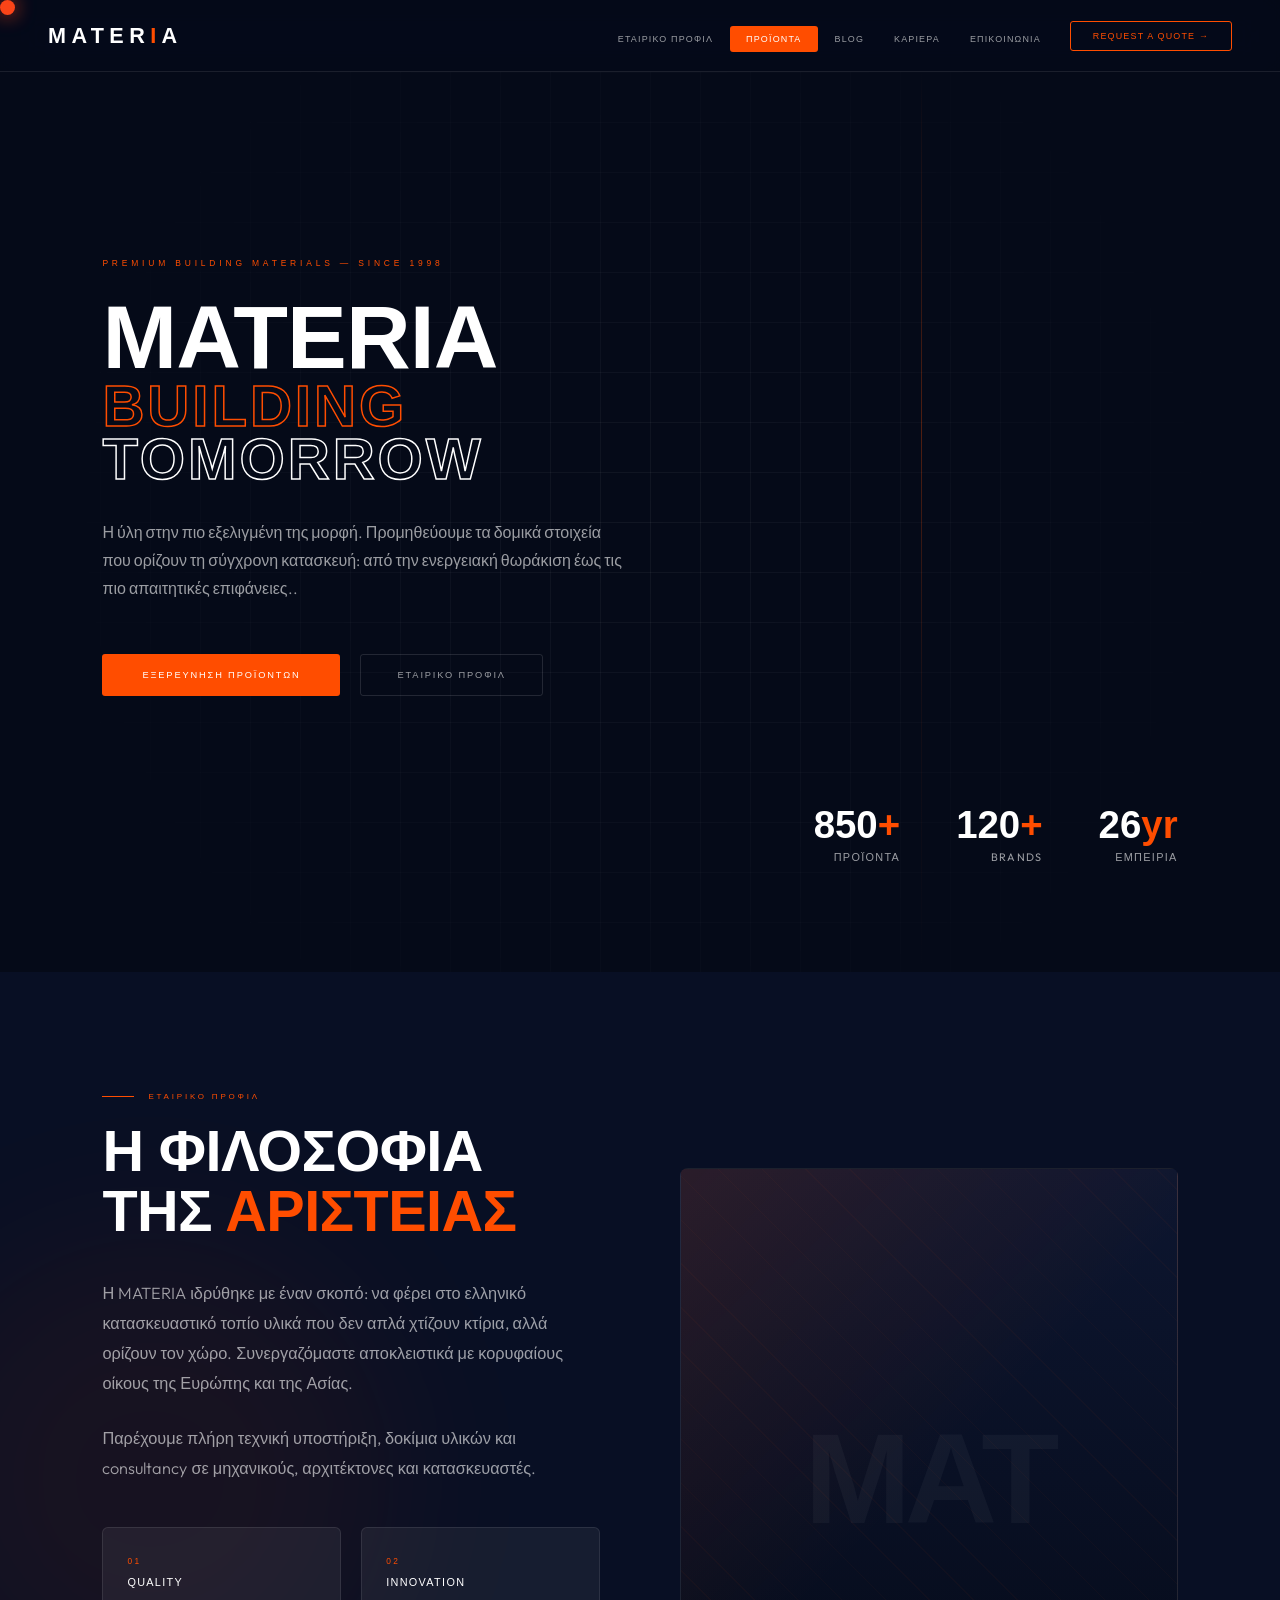
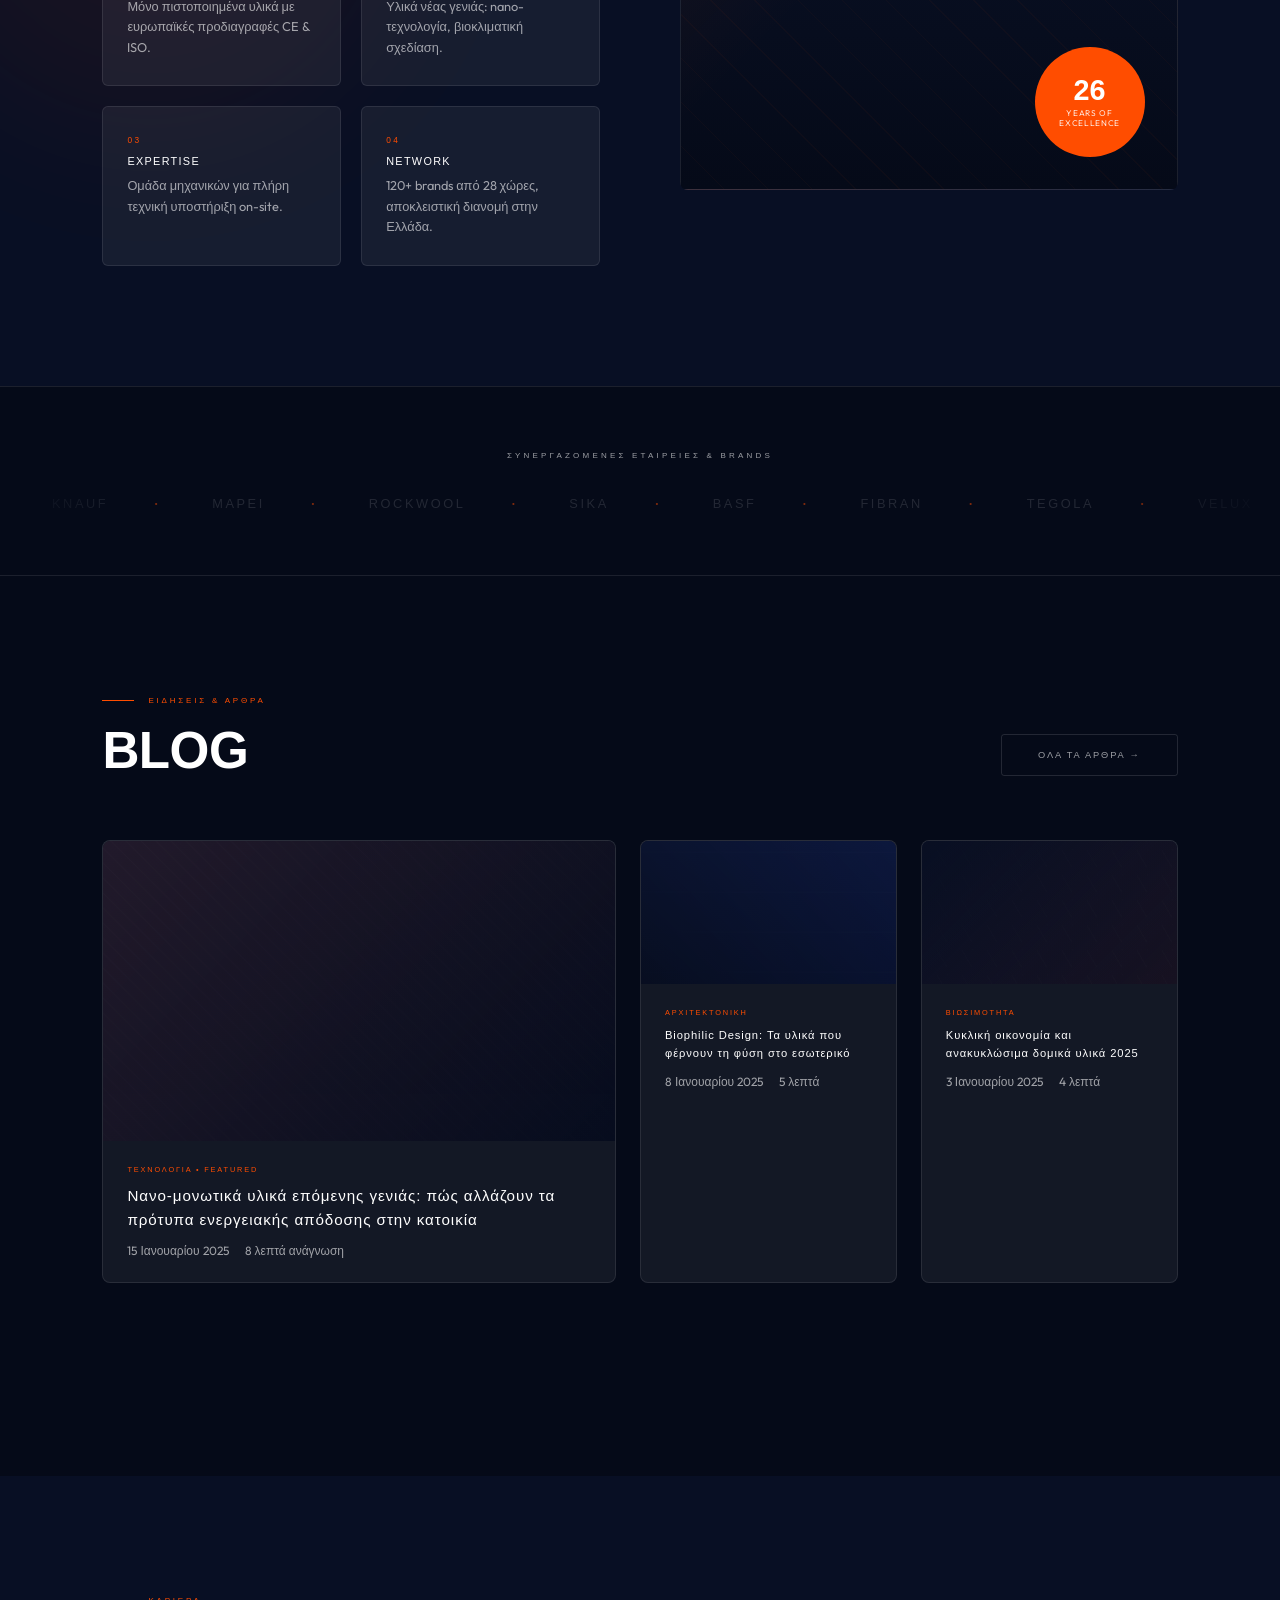
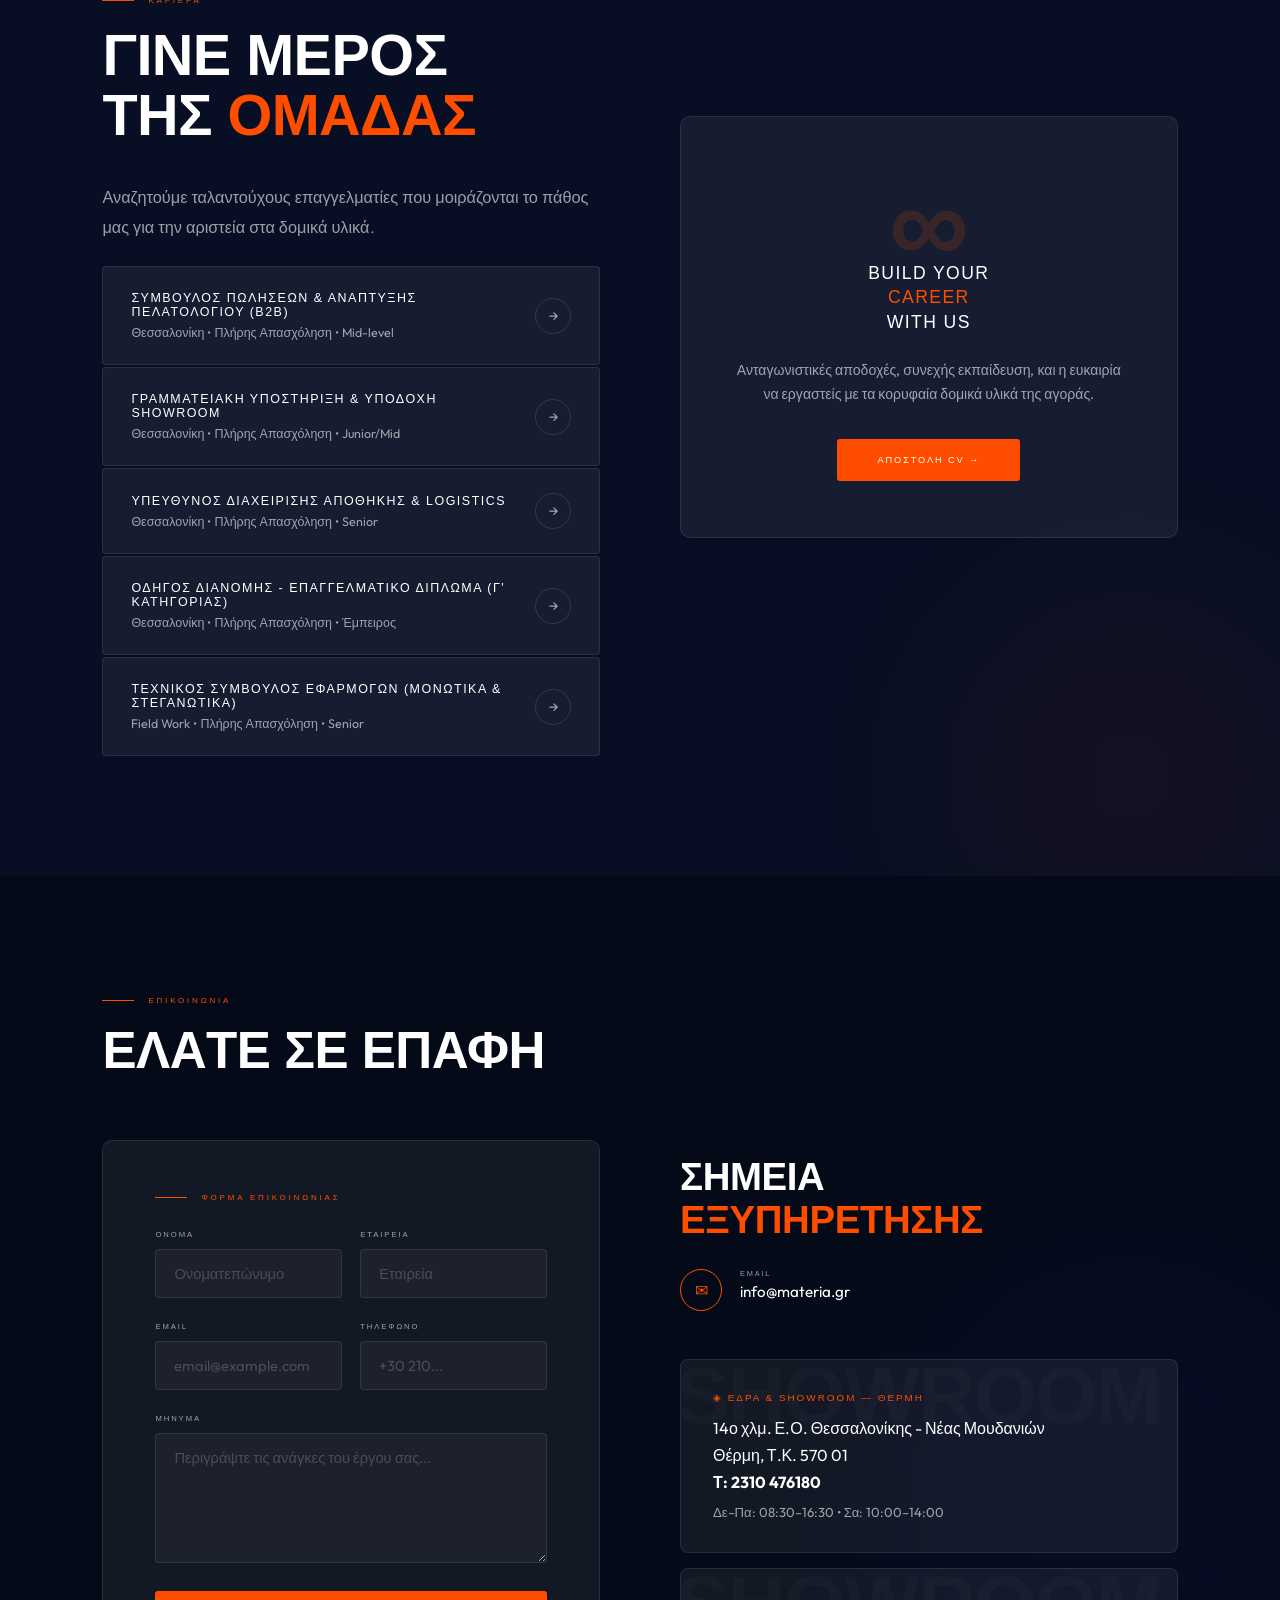
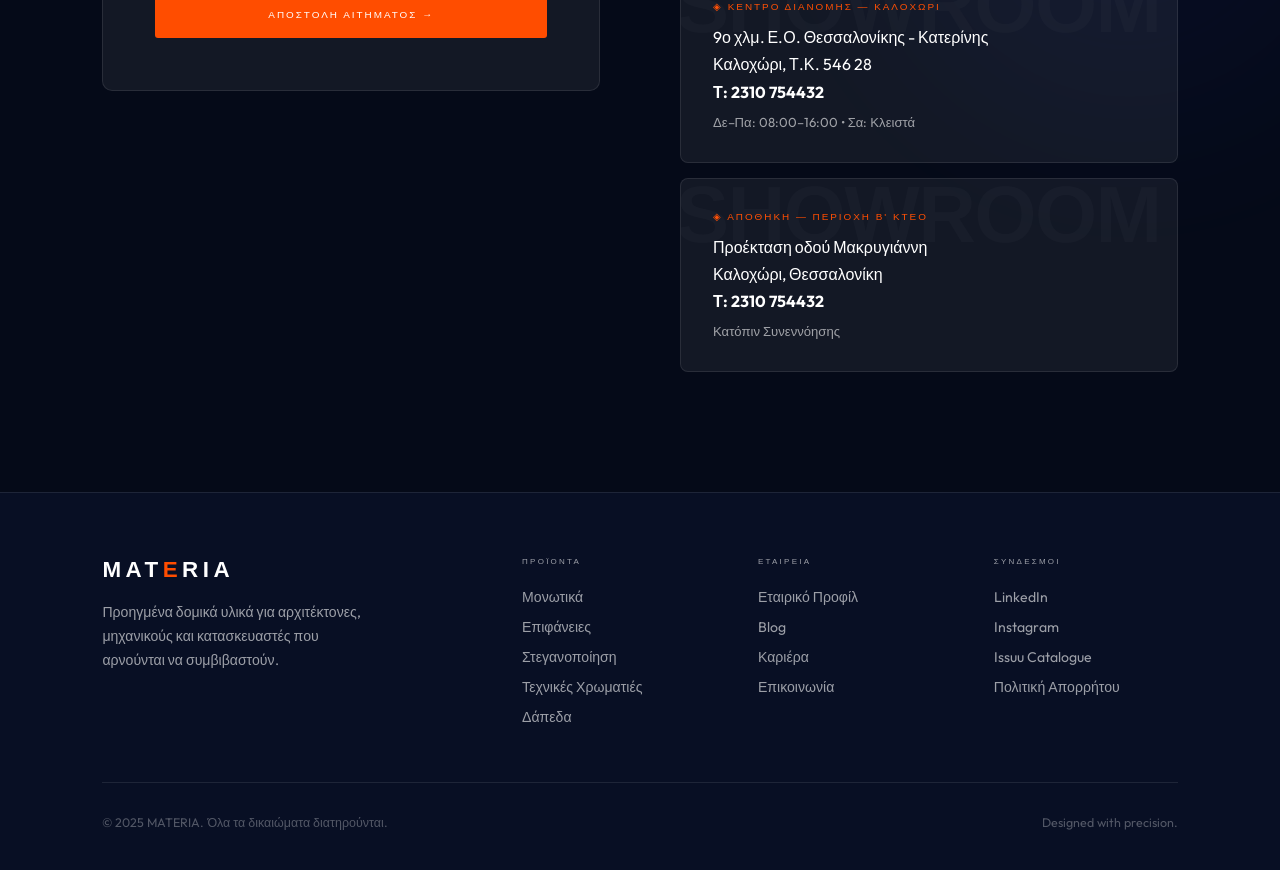
<file: index.html>
<!DOCTYPE html>
<html lang="el">
<head>
    <meta charset="UTF-8">
    <meta name="viewport" content="width=device-width, initial-scale=1.0">
    <title>MATERIA — Premium Building Materials</title>
    
    <!-- CSS Links -->
    <link rel="stylesheet" href="style.css">
    <link rel="preconnect" href="https://fonts.googleapis.com">
    <link rel="preconnect" href="https://fonts.gstatic.com" crossorigin>
    <link href="https://fonts.googleapis.com/css2?family=Syncopate:wght@400;700&family=Outfit:wght@300;400;500;600&display=swap" rel="stylesheet">
    <link href="https://unpkg.com/aos@2.3.1/dist/aos.css" rel="stylesheet">
</head>
<body>

<div class="custom-cursor"></div>

<!-- NAVBAR -->
<nav id="navbar">
  <a href="#hero" class="nav-logo">MATER<span>I</span>A</a>
  <ul class="nav-links">
    <li><a href="#about" data-section="about">ΕΤΑΙΡΙΚΟ ΠΡΟΦΙΛ</a></li>
    <li><a href="#" id="nav-products" data-overlay="products">ΠΡΟΪΟΝΤΑ</a></li>
    <li><a href="#blog" data-section="blog">BLOG</a></li>
    <li><a href="#careers" data-section="careers">ΚΑΡΙΕΡΑ</a></li>
    <li><a href="#contact" data-section="contact">ΕΠΙΚΟΙΝΩΝΙΑ</a></li>
  </ul>
  <div class="burger" id="mobile-burger">
    <span></span>
    <span></span>
    <span></span>
  </div>
  <a href="#contact" class="nav-cta">REQUEST A QUOTE →</a>
</nav>

<!-- PRODUCT OVERLAY -->
<div id="product-overlay" role="dialog" aria-label="Product Command Center">
  <!-- Mobile Header -->
  <div class="ov-mobile-nav">
    <button id="ov-back-btn" class="ov-mobile-btn">←</button>
    <div id="ov-mobile-title">ΚΑΤΗΓΟΡΙΕΣ</div>
    <button id="ov-close-btn-mob" class="ov-mobile-btn">✕</button>
  </div>

  <!-- Desktop Close Button (κρύβεται στο κινητό) -->
  <button class="ov-close" id="ov-close-btn" aria-label="Close">✕</button>
  
  <div class="overlay-inner">
    <!-- ΣΤΗΛΗ 1: ΚΑΤΗΓΟΡΙΕΣ -->
    <div class="ov-col-left" id="ov-col-cats">
      <div class="ov-col-left-header">
        <input type="text" class="ov-search" placeholder="Αναζήτηση..." id="ov-search" />
      </div>
      <div class="ov-cat-label">ΚΑΤΗΓΟΡΙΕΣ</div>
      <div id="ov-cat-list"></div>
    </div>

    <!-- ΣΤΗΛΗ 2: ΠΡΟΪΟΝΤΑ -->
    <div class="ov-col-center" id="ov-col-prods">
      <div class="ov-center-top">
        <div class="ov-center-cat-title" id="ov-active-cat-title">Επιλέξτε Κατηγορία</div>
        <div class="ov-center-cat-count" id="ov-product-count"></div>
      </div>
      <div id="ov-products-pane"></div>
    </div>

    <!-- ΣΤΗΛΗ 3: ΛΕΠΤΟΜΕΡΕΙΕΣ -->
    <div class="ov-col-right" id="ov-col-detail">
      <div class="ov-detail-img" id="ov-detail-img-container">
        <div id="ov-detail-img-inner"></div>
      </div>
      <div class="ov-detail-content" id="ov-detail-content"></div>
    </div>
  </div>
</div>

<main>
  <!-- HERO SECTION -->
  <section id="hero">
    <div class="hero-bg"></div>
    <div class="hero-grid-lines"></div>
    <div class="hero-accent-line"></div>
    <div class="hero-content">
      <div class="hero-eyebrow">PREMIUM BUILDING MATERIALS — SINCE 1998</div>
      <h1 class="hero-title">
        <span class="hero-title-line">MATERIA</span>
        <span class="hero-title-line outline-text" style="--stroke-color: var(--orange);">BUILDING</span>
        <span class="hero-title-line outline-text">TOMORROW</span>
      </h1>
      <p class="hero-desc">Η ύλη στην πιο εξελιγμένη της μορφή. Προμηθεύουμε τα δομικά στοιχεία που ορίζουν τη σύγχρονη κατασκευή: από την ενεργειακή θωράκιση έως τις πιο απαιτητικές επιφάνειες..</p>
      <div class="hero-actions">
        <a href="#" class="btn-primary" id="hero-products-btn">ΕΞΕΡΕΥΝΗΣΗ ΠΡΟΪΟΝΤΩΝ</a>
        <a href="#about" class="btn-ghost">ΕΤΑΙΡΙΚΟ ΠΡΟΦΙΛ</a>
      </div>
    </div>
    <div class="hero-stats">
        <div class="hero-stat-item"><div class="hero-stat-num">850<span>+</span></div><div class="hero-stat-label">Προϊόντα</div></div>
        <div class="hero-stat-item"><div class="hero-stat-num">120<span>+</span></div><div class="hero-stat-label">Brands</div></div>
        <div class="hero-stat-item"><div class="hero-stat-num">26<span>yr</span></div><div class="hero-stat-label">Εμπειρία</div></div>
    </div>
  </section>

  <!-- ABOUT -->
  <section id="about">
    <div class="glow-orb glow-orb-orange" style="width:500px;height:500px;top:50%;left:-100px;opacity:0.35;transform:translateY(-50%);"></div>
    <div class="about-grid">
      <div>
        <div class="section-label" data-aos="fade-up">ΕΤΑΙΡΙΚΟ ΠΡΟΦΙΛ</div>
        <h2 class="about-heading" data-aos="fade-up" data-aos-delay="100">Η ΦΙΛΟΣΟΦΙΑ<br>ΤΗΣ <em>ΑΡΙΣΤΕΙΑΣ</em></h2>
        <p class="about-text" data-aos="fade-up" data-aos-delay="200">Η MATERIA ιδρύθηκε με έναν σκοπό: να φέρει στο ελληνικό κατασκευαστικό τοπίο υλικά που δεν απλά χτίζουν κτίρια, αλλά ορίζουν τον χώρο. Συνεργαζόμαστε αποκλειστικά με κορυφαίους οίκους της Ευρώπης και της Ασίας.</p>
        <p class="about-text" data-aos="fade-up" data-aos-delay="280">Παρέχουμε πλήρη τεχνική υποστήριξη, δοκίμια υλικών και consultancy σε μηχανικούς, αρχιτέκτονες και κατασκευαστές.</p>
        <div class="about-pillars" data-aos="fade-up" data-aos-delay="350">
          <div class="pillar-card"><div class="pillar-num">01</div><div class="pillar-title">QUALITY</div><div class="pillar-desc">Μόνο πιστοποιημένα υλικά με ευρωπαϊκές προδιαγραφές CE & ISO.</div></div>
          <div class="pillar-card"><div class="pillar-num">02</div><div class="pillar-title">INNOVATION</div><div class="pillar-desc">Υλικά νέας γενιάς: nano-τεχνολογία, βιοκλιματική σχεδίαση.</div></div>
          <div class="pillar-card"><div class="pillar-num">03</div><div class="pillar-title">EXPERTISE</div><div class="pillar-desc">Ομάδα μηχανικών για πλήρη τεχνική υποστήριξη on-site.</div></div>
          <div class="pillar-card"><div class="pillar-num">04</div><div class="pillar-title">NETWORK</div><div class="pillar-desc">120+ brands από 28 χώρες, αποκλειστική διανομή στην Ελλάδα.</div></div>
        </div>
      </div>
      <div class="about-visual" data-aos="fade-left" data-aos-delay="200">
        <div class="about-visual-inner">
          <div class="about-visual-pattern"></div>
          <div class="about-visual-text">MAT</div>
          <div class="about-badge"><div class="about-badge-num">26</div><div class="about-badge-label">YEARS OF EXCELLENCE</div></div>
        </div>
      </div>
    </div>
  </section>

  <!-- BRANDS TICKER -->
  <section id="brands">
    <div class="ticker-label">ΣΥΝΕΡΓΑΖΟΜΕΝΕΣ ΕΤΑΙΡΕΙΕΣ & BRANDS</div>
    <div class="ticker-track-wrap"><div class="ticker-track" id="ticker-track"></div></div>
  </section>

  <!-- BLOG -->
  <section id="blog">
    <div class="blog-header" data-aos="fade-up">
      <div><div class="section-label">ΕΙΔΗΣΕΙΣ & ΑΡΘΡΑ</div><h2 class="section-heading">BLOG</h2></div>
      <a href="#" class="btn-ghost" style="white-space:nowrap;">ΟΛΑ ΤΑ ΑΡΘΡΑ →</a>
    </div>
    <div class="blog-grid" id="blog-grid">
      <!-- Τα άρθρα φορτώνονται δυναμικά από το /content/blog.json -->
    </div>
  </section>

  <!-- CAREERS -->
  <section id="careers">
    <div class="glow-orb glow-orb-orange" style="width:400px;height:400px;bottom:-100px;right:-50px;opacity:0.25;"></div>
    <div class="careers-grid">
      <div>
        <div class="section-label" data-aos="fade-up">ΚΑΡΙΕΡΑ</div>
        <h2 class="about-heading" data-aos="fade-up" data-aos-delay="100">ΓΙΝΕ ΜΕΡΟΣ<br>ΤΗΣ <em>ΟΜΑΔΑΣ</em></h2>
        <p class="about-text" id="careers-intro" data-aos="fade-up" data-aos-delay="200">Αναζητούμε ταλαντούχους επαγγελματίες που μοιράζονται το πάθος μας για την αριστεία στα δομικά υλικά.</p>
        <div class="job-list" id="job-list" data-aos="fade-up" data-aos-delay="280">
          <!-- Οι θέσεις εργασίας φορτώνονται δυναμικά από το /content/careers.json -->
        </div>
      </div>
      <div class="careers-visual" data-aos="fade-left" data-aos-delay="200">
        <div class="careers-big-num">∞</div>
        <div class="careers-tagline">BUILD YOUR<br><em>CAREER</em><br>WITH US</div>
        <p class="careers-sub">Ανταγωνιστικές αποδοχές, συνεχής εκπαίδευση, και η ευκαιρία να εργαστείς με τα κορυφαία δομικά υλικά της αγοράς.</p>
        <div style="margin-top:32px;"><a href="#contact" class="btn-primary">ΑΠΟΣΤΟΛΗ CV →</a></div>
      </div>
    </div>
  </section>

  <!-- CONTACT -->
  <section id="contact">
    <div class="glow-orb glow-orb-blue" style="width:500px;height:500px;top:50%;right:-100px;opacity:0.3;transform:translateY(-50%);"></div>
    <div style="margin-bottom:64px;" data-aos="fade-up"><div class="section-label">ΕΠΙΚΟΙΝΩΝΙΑ</div><h2 class="section-heading">ΕΛΑTE ΣΕ ΕΠΑΦΗ</h2></div>
    <div class="contact-grid">
      <div class="contact-form-wrap" data-aos="fade-right">
        <div class="section-label" style="margin-bottom:28px;">ΦΟΡΜΑ ΕΠΙΚΟΙΝΩΝΙΑΣ</div>
        <div class="form-row">
          <div class="form-group"><label class="form-label">ΟΝΟΜΑ</label><input type="text" class="form-input" placeholder="Ονοματεπώνυμο"></div>
          <div class="form-group"><label class="form-label">ΕΤΑΙΡΕΙΑ</label><input type="text" class="form-input" placeholder="Εταιρεία"></div>
        </div>
        <div class="form-row">
          <div class="form-group"><label class="form-label">EMAIL</label><input type="email" class="form-input" placeholder="email@example.com"></div>
          <div class="form-group"><label class="form-label">ΤΗΛΕΦΩΝΟ</label><input type="tel" class="form-input" placeholder="+30 210..."></div>
        </div>
        <div class="form-group"><label class="form-label">ΜΗΝΥΜΑ</label><textarea class="form-textarea" placeholder="Περιγράψτε τις ανάγκες του έργου σας..."></textarea></div>
        <button class="btn-primary" style="width:100%;padding:18px;font-size:0.62rem;cursor:none;border:none;">ΑΠΟΣΤΟΛΗ ΑΙΤΗΜΑΤΟΣ →</button>
      </div>
      <div class="contact-info" data-aos="fade-left" data-aos-delay="150">
        <h3 class="contact-info-heading">ΣΗΜΕΙΑ<br><em>ΕΞΥΠΗΡΕΤΗΣΗΣ</em></h3>
        
        <div class="contact-detail-list">
            <div class="contact-detail">
            <div class="contact-detail-icon">✉</div>
            <div class="contact-detail-text">
                <div class="contact-detail-type">EMAIL</div>
                <div class="contact-detail-val" id="contact-email">info@materia.gr</div>
            </div>
            </div>
        </div>

        <!-- THESSALONIKI LOCATIONS GRID -->
        <div style="display: grid; gap: 15px; margin-top: 25px;" id="locations-list">
            <!-- Τα σημεία εξυπηρέτησης φορτώνονται δυναμικά από το /content/locations.json -->
        </div>
        </div>
    </div>
  </section>
</main>

<footer>
  <div class="footer-grid">
    <div><div class="footer-brand-name">MAT<span>E</span>RIA</div><div class="footer-tagline">Προηγμένα δομικά υλικά για αρχιτέκτονες, μηχανικούς και κατασκευαστές που αρνούνται να συμβιβαστούν.</div></div>
    <div><div class="footer-col-title">ΠΡΟΪΟΝΤΑ</div><ul class="footer-links"><li><a href="#">Μονωτικά</a></li><li><a href="#">Επιφάνειες</a></li><li><a href="#">Στεγανοποίηση</a></li><li><a href="#">Τεχνικές Χρωματιές</a></li><li><a href="#">Δάπεδα</a></li></ul></div>
    <div><div class="footer-col-title">ΕΤΑΙΡΕΙΑ</div><ul class="footer-links"><li><a href="#about">Εταιρικό Προφίλ</a></li><li><a href="#blog">Blog</a></li><li><a href="#careers">Καριέρα</a></li><li><a href="#contact">Επικοινωνία</a></li></ul></div>
    <div><div class="footer-col-title">ΣΥΝΔΕΣΜΟΙ</div><ul class="footer-links"><li><a href="#">LinkedIn</a></li><li><a href="#">Instagram</a></li><li><a href="#">Issuu Catalogue</a></li><li><a href="#">Πολιτική Απορρήτου</a></li></ul></div>
  </div>
  <div class="footer-bottom"><span>© 2025 MATERIA. Όλα τα δικαιώματα διατηρούνται.</span><span>Designed with precision.</span></div>
</footer>

<!-- SCRIPTS (ΣΗΜΑΝΤΙΚΗ ΣΕΙΡΑ) -->
<script src="https://unpkg.com/aos@2.3.1/dist/aos.js"></script>
<script src="main.js"></script> <!-- Το περιεχόμενο φορτώνεται πλέον με fetch() από /content/*.json -->

<!-- Netlify Identity: χρειάζεται στην αρχική σελίδα για τα invite/recovery links της διαχειρίστριας -->
<script src="https://identity.netlify.com/v1/netlify-identity-widget.js"></script>
<script>
  if (window.netlifyIdentity) {
    window.netlifyIdentity.on("init", user => {
      if (!user) {
        window.netlifyIdentity.on("login", () => { document.location.href = "/admin/"; });
      }
    });
  }
</script>

</body>
</html>
</file>
<file: style.css>
:root {
    --navy: #050a18;
    --navy-mid: #080f24;
    --navy-light: #0d1630;
    --orange: #ff4d00;
    --orange-glow: rgba(255,77,0,0.18);
    --orange-dim: rgba(255,77,0,0.08);
    --white: #ffffff;
    --white-60: rgba(255,255,255,0.6);
    --white-20: rgba(255,255,255,0.12);
    --white-08: rgba(255,255,255,0.06);
    --glass: rgba(8,15,36,0.72);
    --glass-border: rgba(255,255,255,0.09);
    --font-display: 'Syncopate', sans-serif;
    --font-body: 'Outfit', sans-serif;
    --nav-h: 72px;
    --ease-out: cubic-bezier(0.16,1,0.3,1);
    --ease-in-out: cubic-bezier(0.65,0,0.35,1);
  }

  *, *::before, *::after { margin:0; padding:0; box-sizing:border-box; }
  html { scroll-behavior: smooth; font-size: 16px; }
  body { background: var(--navy); color: var(--white); font-family: var(--font-body); overflow-x: hidden; }
  @media (hover: hover) and (pointer: fine) { body { cursor: none; } }
  ::selection { background: var(--orange); color: var(--white); }

  /* CURSOR */
  /* Custom Premium Cursor */
.custom-cursor {
    width: 15px;
    height: 15px;
    background: var(--orange);
    box-shadow: 0 0 20px var(--orange);
    border-radius: 50%;
    position: fixed;
    top: 0;
    left: 0;
    pointer-events: none;
    z-index: 99999;
    mix-blend-mode: difference;
    transition: width 0.3s var(--ease-out), 
                height 0.3s var(--ease-out), 
                background-color 0.3s, 
                border 0.3s,
                transform 0.1s ease-out;
    display: none; /* Κρυφό by default */
}

/* Εμφανίζεται μόνο σε desktop με mouse */
@media (hover: hover) and (pointer: fine) {
    .custom-cursor { display: block; }
}

/* Όταν ο κέρσορας είναι πάνω από link */
.custom-cursor.active {
    width: 80px;
    height: 80px;
    background-color: rgba(255, 77, 0, 0.1);
    border: 1px solid var(--orange);
}
  body.cursor-hover #cursor-ring { width: 56px; height: 56px; background: var(--orange-glow); }
  body.cursor-text #cursor-ring { width: 3px; height: 32px; border-radius: 2px; background: var(--orange); border: none; }

  ::-webkit-scrollbar { width: 3px; }
  ::-webkit-scrollbar-track { background: var(--navy); }
  ::-webkit-scrollbar-thumb { background: var(--orange); border-radius: 2px; }

  /* NAVBAR */
  #navbar {
    position: fixed; top: 0; left: 0; right: 0; height: var(--nav-h);
    z-index: 3000; display: flex; align-items: center; padding: 0 48px;
    backdrop-filter: blur(24px) saturate(180%);
    -webkit-backdrop-filter: blur(24px) saturate(180%);
    background: rgba(5,10,24,0.82);
    border-bottom: 1px solid var(--glass-border);
    transition: background 0.4s;
  }
  #navbar.scrolled { background: rgba(5,10,24,0.97); border-bottom-color: rgba(255,77,0,0.15); }

  .nav-logo {
    font-family: var(--font-display); font-weight: 700; font-size: 1.35rem;
    letter-spacing: 0.25em; color: var(--white); text-decoration: none;
    position: relative; margin-right: auto;
  }
  .nav-logo span { color: var(--orange); }
  .nav-logo::after {
    content: ''; position: absolute; bottom: -2px; left: 0;
    width: 0; height: 1px; background: var(--orange);
    transition: width 0.4s var(--ease-out);
  }
  .nav-logo:hover::after { width: 100%; }

  .nav-links { display: flex; align-items: center; gap: 4px; list-style: none; }
  .nav-links a {
    font-family: var(--font-display); font-size: 0.56rem; letter-spacing: 0.13em;
    color: var(--white-60); text-decoration: none; padding: 8px 13px; border-radius: 3px;
    position: relative; transition: color 0.25s, background 0.25s; white-space: nowrap;
  }

  /* BURGER — κρυφό σε desktop */
  .burger { display: none; flex-direction: column; gap: 5px; cursor: pointer; padding: 8px; margin-left: 12px; z-index: 100; }
  .burger span { display: block; width: 22px; height: 2px; background: var(--white); border-radius: 2px; transition: all 0.3s var(--ease-out); }
  .burger.toggle span:nth-child(1) { transform: translateY(7px) rotate(45deg); }
  .burger.toggle span:nth-child(2) { opacity: 0; transform: scaleX(0); }
  .burger.toggle span:nth-child(3) { transform: translateY(-7px) rotate(-45deg); }
  .nav-links a::after {
    content:''; position: absolute; bottom: 4px; left: 13px; right: 13px;
    height: 1px; background: var(--orange);
    transform: scaleX(0); transform-origin: left; transition: transform 0.3s var(--ease-out);
  }
  .nav-links a:hover, .nav-links a.active { color: var(--white); background: var(--white-08); }
  .nav-links a:hover::after, .nav-links a.active::after { transform: scaleX(1); }

  .nav-links a#nav-products {
    color: var(--white); background: var(--orange);
    padding: 8px 16px; transition: background 0.25s, box-shadow 0.25s;
  }
  .nav-links a#nav-products:hover { background: #ff6622; box-shadow: 0 0 24px rgba(255,77,0,0.5); }
  .nav-links a#nav-products::after { display: none; }
  .nav-links a#nav-products.overlay-active { background: transparent; border: 1px solid var(--orange); color: var(--orange); }

  .nav-cta {
    margin-left: 16px; padding: 9px 22px;
    border: 1px solid var(--orange); border-radius: 3px;
    font-family: var(--font-display); font-size: 0.56rem; letter-spacing: 0.13em;
    color: var(--orange); text-decoration: none;
    transition: background 0.25s, color 0.25s, box-shadow 0.25s;
  }
  .nav-cta:hover { background: var(--orange); color: var(--white); box-shadow: 0 0 28px rgba(255,77,0,0.4); }

  main { padding-top: var(--nav-h); }
  section { min-height: 100vh; position: relative; overflow: hidden; }

  .section-label {
    font-family: var(--font-display); font-size: 0.5rem; letter-spacing: 0.35em;
    color: var(--orange); text-transform: uppercase; margin-bottom: 20px;
    display: flex; align-items: center; gap: 14px;
  }
  .section-label::before { content: ''; display: block; width: 32px; height: 1px; background: var(--orange); }

  /* HERO */
  #hero { min-height: 100vh; display: flex; align-items: center; position: relative; padding: 0 8vw; }

  .hero-bg {
    position: absolute;
    inset: 0;
    /* Βάλε το URL της εικόνας σου εδώ */
    background-image: url('https://images.unsplash.com/photo-1486406146926-c627a92ad1ab?q=80&w=2070'); 
    background-size: cover;
    background-position: center;
    filter: brightness(0.4) saturate(0.8); /* Σκουραίνει την εικόνα για να φαίνεται το κείμενο */
    z-index: -1;
    transition: transform 0.1s ease-out; /* Για το parallax */
}

/* Προσθέτουμε ένα gradient overlay για ακόμα καλύτερο διάβασμα */
.hero-overlay {
    position: absolute;
    inset: 0;
    background: linear-gradient(to right, var(--navy) 20%, transparent 100%);
    z-index: 0;
}
  .hero-grid-lines {
    position: absolute; inset: 0;
    background-image: linear-gradient(rgba(255,255,255,0.025) 1px, transparent 1px),
      linear-gradient(90deg, rgba(255,255,255,0.025) 1px, transparent 1px);
    background-size: 80px 80px;
    mask-image: radial-gradient(ellipse 70% 60% at 60% 50%, black 30%, transparent 80%);
  }
  .hero-accent-line {
    position: absolute; top: 0; right: 28%; width: 1px; height: 100%;
    background: linear-gradient(180deg, transparent 0%, var(--orange) 40%, rgba(255,77,0,0.2) 70%, transparent 100%);
    opacity: 0.3;
  }

  .hero-content { position: relative; z-index: 2; max-width: 860px; margin-top: -10vh;}
  .hero-eyebrow {
    font-family: var(--font-display); font-size: 0.53rem; letter-spacing: 0.45em;
    color: var(--orange); margin-bottom: 28px; opacity: 0;
    animation: fadeUp 0.9s var(--ease-out) 0.3s forwards;
  }
  .hero-title {
    font-family: var(--font-display); font-weight: 700;
    font-size: clamp(2.8rem, 7vw, 6.5rem); line-height: 0.92;
    letter-spacing: -0.01em; text-transform: uppercase; margin-bottom: 32px; overflow: hidden;
  }
  .hero-title-line { display: block; opacity: 0; transform: translateY(110%); }
  .hero-title-line:nth-child(1) { animation: slideUp 0.85s var(--ease-out) 0.45s forwards; }
  .hero-title-line:nth-child(2) { animation: slideUp 0.85s var(--ease-out) 0.6s forwards; color: var(--orange); }
  .hero-title-line:nth-child(3) { animation: slideUp 0.85s var(--ease-out) 0.75s forwards; }

  .hero-desc {
    font-size: 1rem; line-height: 1.75; color: var(--white-60); max-width: 520px;
    margin-bottom: 52px; opacity: 0; animation: fadeUp 1s var(--ease-out) 1s forwards; font-weight: 300;
  }
  .hero-actions { display: flex; gap: 20px; align-items: center; opacity: 0; animation: fadeUp 1s var(--ease-out) 1.15s forwards; }

  .btn-primary {
    padding: 16px 40px; background: var(--orange); color: var(--white);
    font-family: var(--font-display); font-size: 0.58rem; letter-spacing: 0.2em;
    text-transform: uppercase; text-decoration: none; border: none; border-radius: 3px;
    cursor: pointer; position: relative; overflow: hidden; transition: box-shadow 0.3s, transform 0.2s; display: inline-block;
  }
  @media (hover: hover) and (pointer: fine) { .btn-primary { cursor: none; } }
  .btn-primary::before { content: ''; position: absolute; inset: 0; background: linear-gradient(135deg, rgba(255,255,255,0.15) 0%, transparent 60%); opacity: 0; transition: opacity 0.3s; }
  .btn-primary:hover { box-shadow: 0 8px 40px rgba(255,77,0,0.55); transform: translateY(-2px); }
  .btn-primary:hover::before { opacity: 1; }

  .btn-ghost {
    padding: 15px 36px; background: transparent; color: var(--white-60);
    font-family: var(--font-display); font-size: 0.58rem; letter-spacing: 0.2em;
    text-transform: uppercase; text-decoration: none; border: 1px solid var(--white-20);
    border-radius: 3px; cursor: pointer; transition: border-color 0.3s, color 0.3s, background 0.3s; display: inline-block;
  }
  @media (hover: hover) and (pointer: fine) { .btn-ghost { cursor: none; } }
  .btn-ghost:hover { border-color: var(--orange); color: var(--orange); background: var(--orange-dim); }

  .hero-stats {
    position: absolute; bottom: 12vh; right: 8vw; display: flex;
    gap: 56px; z-index: 2; opacity: 0; animation: fadeUp 1s var(--ease-out) 1.3s forwards;
  }
  .hero-stat-item { text-align: right; }
  .hero-stat-num { font-family: var(--font-display); font-size: 2.4rem; font-weight: 700; color: var(--white); line-height: 1; margin-bottom: 6px; }
  .hero-stat-num span { color: var(--orange); }
  .hero-stat-label { font-size: 0.68rem; letter-spacing: 0.12em; color: var(--white-60); text-transform: uppercase; }

  .scroll-indicator {
    position: absolute; bottom: 40px; left: 8vw;
    display: flex; align-items: center; gap: 12px;
    opacity: 0; animation: fadeIn 1s 1.8s forwards; z-index: 2;
  }
  .scroll-indicator span { font-family: var(--font-display); font-size: 0.46rem; letter-spacing: 0.3em; color: var(--white-60); }
  .scroll-line { width: 40px; height: 1px; background: var(--white-20); position: relative; overflow: hidden; }
  .scroll-line::after { content: ''; position: absolute; top: 0; left: -100%; width: 100%; height: 100%; background: var(--orange); animation: scanLine 2s 2s infinite; }

  .glow-orb { position: absolute; border-radius: 50%; filter: blur(80px); pointer-events: none; z-index: 0; }
  .glow-orb-orange { background: rgba(255,77,0,0.18); }
  .glow-orb-blue   { background: rgba(30,60,180,0.2); }

  /* ABOUT */
  #about { min-height: 100vh; padding: 120px 8vw; background: var(--navy-mid); display: flex; flex-direction: column; justify-content: center; }

  .about-grid { display: grid; grid-template-columns: 1fr 1fr; gap: 80px; align-items: center; }
  .about-heading { font-family: var(--font-display); font-size: clamp(2rem, 4.5vw, 4rem); font-weight: 700; line-height: 1.05; text-transform: uppercase; letter-spacing: -0.01em; margin-bottom: 36px; }
  .about-heading em { color: var(--orange); font-style: normal; }
  .about-text { font-size: 1.02rem; line-height: 1.85; color: var(--white-60); margin-bottom: 24px; font-weight: 300; }

  .about-pillars { display: grid; grid-template-columns: 1fr 1fr; gap: 20px; margin-top: 44px; }
  .pillar-card {
    padding: 28px 24px; background: var(--white-08); border: 1px solid var(--glass-border);
    border-radius: 6px; position: relative; overflow: hidden; transition: border-color 0.3s, background 0.3s;
  }
  .pillar-card::before { content: ''; position: absolute; top: 0; left: 0; width: 3px; height: 0; background: var(--orange); transition: height 0.4s var(--ease-out); }
  .pillar-card:hover { border-color: rgba(255,77,0,0.3); background: rgba(255,77,0,0.04); }
  .pillar-card:hover::before { height: 100%; }
  .pillar-num { font-family: var(--font-display); font-size: 0.52rem; letter-spacing: 0.3em; color: var(--orange); margin-bottom: 10px; }
  .pillar-title { font-family: var(--font-display); font-size: 0.68rem; letter-spacing: 0.12em; color: var(--white); margin-bottom: 8px; }
  .pillar-desc { font-size: 0.8rem; color: var(--white-60); line-height: 1.6; }

  .about-visual { position: relative; aspect-ratio: 4/5; border-radius: 8px; overflow: hidden; }
  .about-visual-inner {
    width: 100%; height: 100%;
    background: linear-gradient(135deg, rgba(255,77,0,0.12) 0%, transparent 50%), linear-gradient(to bottom, var(--navy-light), var(--navy));
    position: relative; display: flex; align-items: center; justify-content: center;
    border: 1px solid var(--glass-border);
  }
  .about-visual-pattern {
    position: absolute; inset: 0;
    background-image: repeating-linear-gradient(45deg, transparent, transparent 30px, rgba(255,77,0,0.03) 30px, rgba(255,77,0,0.03) 31px);
  }
  .about-visual-text { font-family: var(--font-display); font-size: clamp(4rem,10vw,9rem); font-weight: 700; color: rgba(255,255,255,0.04); line-height: 1; position: absolute; user-select: none; letter-spacing: -0.05em; }
  .about-badge {
    position: absolute; bottom: 32px; right: 32px; width: 110px; height: 110px;
    border-radius: 50%; background: var(--orange); display: flex; flex-direction: column;
    align-items: center; justify-content: center; text-align: center; padding: 8px;
  }
  .about-badge-num { font-family: var(--font-display); font-size: 1.8rem; font-weight: 700; color: var(--white); line-height: 1; }
  .about-badge-label { font-size: 0.52rem; letter-spacing: 0.08em; color: rgba(255,255,255,0.85); text-transform: uppercase; margin-top: 3px; }

  /* BRANDS */
  #brands { padding: 64px 0; background: var(--navy); overflow: hidden; border-top: 1px solid var(--glass-border); border-bottom: 1px solid var(--glass-border); min-height: unset; }
  .ticker-label { text-align: center; font-family: var(--font-display); font-size: 0.5rem; letter-spacing: 0.4em; color: var(--white-60); margin-bottom: 36px; }
  .ticker-track-wrap { position: relative; overflow: hidden; -webkit-mask-image: linear-gradient(90deg, transparent 0%, black 12%, black 88%, transparent 100%); mask-image: linear-gradient(90deg, transparent 0%, black 12%, black 88%, transparent 100%); }
  .ticker-track { display: flex; width: max-content; animation: ticker 28s linear infinite; }
  .ticker-item { display: flex; align-items: center; padding: 0 52px; flex-shrink: 0; font-family: var(--font-display); font-size: 0.8rem; letter-spacing: 0.2em; color: var(--white-20); white-space: nowrap; position: relative; transition: color 0.3s; text-transform: uppercase; }
  .ticker-item:hover { color: var(--white-60); }
  .ticker-item::after { content: '•'; position: absolute; right: 0; color: var(--orange); font-size: 0.5rem; opacity: 0.5; }

  /* BLOG */
  #blog { min-height: 100vh; padding: 120px 8vw; background: var(--navy); }
  .blog-header { display: flex; justify-content: space-between; align-items: flex-end; margin-bottom: 64px; }
  .section-heading { font-family: var(--font-display); font-size: clamp(1.8rem, 4vw, 3.6rem); font-weight: 700; text-transform: uppercase; letter-spacing: -0.01em; line-height: 1; }
  .blog-grid { display: grid; grid-template-columns: 2fr 1fr 1fr; gap: 24px; }
  .blog-card { background: var(--white-08); border: 1px solid var(--glass-border); border-radius: 8px; overflow: hidden; position: relative; transition: transform 0.4s var(--ease-out), border-color 0.3s, box-shadow 0.4s; cursor: pointer; }
  @media (hover: hover) and (pointer: fine) { .blog-card { cursor: none; } }
  .blog-card:hover { transform: translateY(-8px); border-color: rgba(255,77,0,0.3); box-shadow: 0 24px 60px rgba(0,0,0,0.5), 0 0 0 1px rgba(255,77,0,0.1); }
  .blog-card-img { aspect-ratio: 16/9; background: linear-gradient(135deg, var(--navy-light), var(--navy-mid)); position: relative; overflow: hidden; }
  .blog-card.featured .blog-card-img { aspect-ratio: unset; height: 300px; }
  .blog-card-img-pattern { position: absolute; inset: 0; opacity: 0.6; }
  .blog-card-body { padding: 24px; }
  .blog-card-tag { font-family: var(--font-display); font-size: 0.46rem; letter-spacing: 0.25em; color: var(--orange); margin-bottom: 10px; }
  .blog-card-title { font-family: var(--font-display); font-size: 0.7rem; letter-spacing: 0.08em; line-height: 1.55; color: var(--white); margin-bottom: 12px; }
  .blog-card.featured .blog-card-title { font-size: 0.95rem; letter-spacing: 0.06em; }
  .blog-card-meta { font-size: 0.75rem; color: var(--white-60); display: flex; gap: 16px; }

  /* CAREERS */
  #careers { min-height: 100vh; padding: 120px 8vw; background: var(--navy-mid); }
  .careers-grid { display: grid; grid-template-columns: 1fr 1fr; gap: 80px; align-items: start; }
  .job-list { display: flex; flex-direction: column; gap: 2px; margin-top: 16px; }
  .job-item { padding: 24px 28px; border: 1px solid var(--glass-border); border-radius: 4px; background: var(--white-08); display: flex; justify-content: space-between; align-items: center; gap: 16px; transition: background 0.3s, border-color 0.3s, transform 0.3s; cursor: pointer; }
  @media (hover: hover) and (pointer: fine) { .job-item { cursor: none; } }
  .job-item:hover { background: rgba(255,77,0,0.06); border-color: rgba(255,77,0,0.3); transform: translateX(6px); }
  .job-title { font-family: var(--font-display); font-size: 0.78rem; letter-spacing: 0.12em; color: var(--white); margin-bottom: 6px; }
  .job-meta { font-size: 0.78rem; color: var(--white-60); }
  .job-arrow { width: 36px; height: 36px; border: 1px solid var(--white-20); border-radius: 50%; display: flex; align-items: center; justify-content: center; flex-shrink: 0; transition: border-color 0.3s, background 0.3s; color: var(--white-60); font-size: 0.9rem; }
  .job-item:hover .job-arrow { border-color: var(--orange); background: var(--orange); color: var(--white); }
  .careers-visual { position: sticky; top: 120px; background: var(--white-08); border: 1px solid var(--glass-border); border-radius: 10px; overflow: hidden; padding: 52px; text-align: center; }
  .careers-big-num { font-family: var(--font-display); font-size: 7rem; font-weight: 700; color: var(--orange); line-height: 1; opacity: 0.15; margin-bottom: -20px; }
  .careers-tagline { font-family: var(--font-display); font-size: 1.1rem; letter-spacing: 0.08em; text-transform: uppercase; line-height: 1.4; margin-bottom: 24px; }
  .careers-tagline em { color: var(--orange); font-style: normal; }
  .careers-sub { font-size: 0.88rem; color: var(--white-60); line-height: 1.7; }

  /* CONTACT */
  #contact { min-height: 100vh; padding: 120px 8vw; background: var(--navy); }
  .contact-grid { display: grid; grid-template-columns: 1fr 1fr; gap: 80px; align-items: start; }
  .contact-form-wrap { background: var(--white-08); border: 1px solid var(--glass-border); border-radius: 10px; padding: 52px; }
  .form-group { margin-bottom: 24px; }
  .form-label { display: block; font-family: var(--font-display); font-size: 0.48rem; letter-spacing: 0.25em; color: var(--white-60); margin-bottom: 10px; }
  .form-input, .form-textarea { width: 100%; background: rgba(255,255,255,0.04); border: 1px solid var(--glass-border); border-radius: 4px; padding: 14px 18px; color: var(--white); font-family: var(--font-body); font-size: 0.92rem; transition: border-color 0.3s, background 0.3s, box-shadow 0.3s; outline: none; cursor: text; }
  .form-input::placeholder, .form-textarea::placeholder { color: rgba(255,255,255,0.2); }
  .form-input:focus, .form-textarea:focus { border-color: var(--orange); background: rgba(255,77,0,0.04); box-shadow: 0 0 0 3px rgba(255,77,0,0.1); }
  .form-textarea { min-height: 130px; resize: vertical; }
  .form-row { display: grid; grid-template-columns: 1fr 1fr; gap: 18px; }
  .contact-info { padding-top: 16px; }
  .contact-info-heading { font-family: var(--font-display); font-size: clamp(1.5rem,3vw,2.6rem); font-weight: 700; text-transform: uppercase; letter-spacing: -0.01em; line-height: 1.1; margin-bottom: 28px; }
  .contact-info-heading em { color: var(--orange); font-style: normal; display: block; }
  .contact-detail-list { display: flex; flex-direction: column; gap: 24px; margin-bottom: 48px; }
  .contact-detail { display: flex; gap: 18px; align-items: flex-start; }
  .contact-detail-icon { width: 42px; height: 42px; border: 1px solid var(--orange); border-radius: 50%; display: flex; align-items: center; justify-content: center; color: var(--orange); font-size: 1rem; flex-shrink: 0; }
  .contact-detail-type { font-family: var(--font-display); font-size: 0.46rem; letter-spacing: 0.25em; color: var(--white-60); margin-bottom: 4px; }
  .contact-detail-val { font-size: 0.95rem; color: var(--white); }
  .showroom-card { padding: 32px; background: var(--white-08); border: 1px solid var(--glass-border); border-radius: 8px; position: relative; overflow: hidden; }
  .showroom-card::before { content: 'SHOWROOM'; position: absolute; top: -10px; right: 16px; font-family: var(--font-display); font-size: 5rem; font-weight: 700; color: rgba(255,255,255,0.025); letter-spacing: -0.02em; pointer-events: none; }
  .showroom-title { font-family: var(--font-display); font-size: 0.62rem; letter-spacing: 0.2em; color: var(--orange); margin-bottom: 12px; }
  .showroom-address { font-size: 1rem; color: var(--white); line-height: 1.7; margin-bottom: 8px; }
  .showroom-hours { font-size: 0.82rem; color: var(--white-60); }

  /* FOOTER */
  footer { background: var(--navy-mid); border-top: 1px solid var(--glass-border); padding: 64px 8vw 40px; }
  .footer-grid { display: grid; grid-template-columns: 2fr 1fr 1fr 1fr; gap: 52px; margin-bottom: 56px; }
  .footer-brand-name { font-family: var(--font-display); font-size: 1.4rem; letter-spacing: 0.2em; font-weight: 700; margin-bottom: 18px; }
  .footer-brand-name span { color: var(--orange); }
  .footer-tagline { font-size: 0.88rem; color: var(--white-60); line-height: 1.7; max-width: 280px; }
  .footer-col-title { font-family: var(--font-display); font-size: 0.5rem; letter-spacing: 0.28em; color: var(--white-60); margin-bottom: 20px; text-transform: uppercase; }
  .footer-links { list-style: none; display: flex; flex-direction: column; gap: 10px; }
  .footer-links a { font-size: 0.88rem; color: var(--white-60); text-decoration: none; transition: color 0.25s; }
  .footer-links a:hover { color: var(--orange); }
  .footer-bottom { display: flex; justify-content: space-between; align-items: center; padding-top: 32px; border-top: 1px solid var(--glass-border); font-size: 0.78rem; color: rgba(255,255,255,0.3); }

  /* PRODUCT OVERLAY */
  #product-overlay {
    position: fixed;
    top: var(--nav-h);  /* Ξεκινάει ΚΑΤΩ από το navbar */
    left: 0;
    right: 0;
    bottom: 0;
    z-index: 2000;
    background: rgba(3,6,14,0.98);
    backdrop-filter: blur(32px);
    -webkit-backdrop-filter: blur(32px);
    display: flex;
    flex-direction: column;
    opacity: 0;
    pointer-events: none;
    transition: opacity 0.4s var(--ease-out);
}

#product-overlay.open { opacity: 1; pointer-events: all; }

  /* Κρύβουμε το mobile header σε desktop */
  .ov-mobile-nav { display: none; }

  .overlay-inner { display: grid; grid-template-columns: 260px 1fr 420px; height: calc(100vh - var(--nav-h)); overflow: hidden; }

  .ov-col-left { background: rgba(5,10,24,0.9); border-right: 1px solid var(--glass-border); padding: 48px 0; overflow-y: auto; display: flex; flex-direction: column; }
  .ov-col-left-header { padding: 0 28px 32px; border-bottom: 1px solid var(--glass-border); margin-bottom: 16px; }
  .ov-search { width: 100%; background: var(--white-08); border: 1px solid var(--glass-border); border-radius: 4px; padding: 10px 14px; color: var(--white); font-family: var(--font-body); font-size: 0.82rem; outline: none; transition: border-color 0.3s; cursor: text; }
  .ov-search:focus { border-color: var(--orange); }
  .ov-search::placeholder { color: rgba(255,255,255,0.25); }
  .ov-cat-label { padding: 0 28px 12px; font-family: var(--font-display); font-size: 0.44rem; letter-spacing: 0.3em; color: var(--orange); }
  .ov-cat-item { display: flex; align-items: center; gap: 14px; padding: 14px 28px; font-family: var(--font-display); font-size: 0.58rem; letter-spacing: 0.12em; color: var(--white-60); cursor: pointer; position: relative; transition: color 0.25s, background 0.25s; border-left: 2px solid transparent; user-select: none; }
  @media (hover: hover) and (pointer: fine) { .ov-cat-item { cursor: none; } }
  .ov-cat-item:hover { color: var(--white); background: var(--white-08); }
  .ov-cat-item.active { color: var(--white); background: rgba(255,77,0,0.08); border-left-color: var(--orange); }
  .ov-cat-icon { width: 28px; height: 28px; border-radius: 4px; background: var(--white-08); display: flex; align-items: center; justify-content: center; font-size: 0.85rem; flex-shrink: 0; transition: background 0.25s; }
  .ov-cat-item.active .ov-cat-icon { background: var(--orange); }
  .ov-cat-count {
    font-family: var(--font-body) !important; /* Χρήση Outfit για ομοιομορφία */
    font-weight: 600 !important;
    letter-spacing: 0.05em !important;
    text-transform: uppercase;
}

  .ov-col-center {
      padding: 60px 50px;
      overflow-y: auto;
      height: calc(100vh - var(--nav-h));
      scrollbar-width: thin;
      scrollbar-color: var(--orange) transparent;
  }

  .ov-col-center::-webkit-scrollbar { width: 4px; }
  .ov-col-center::-webkit-scrollbar-thumb { background: var(--orange); border-radius: 10px; }
  .ov-center-top { display: flex; justify-content: space-between; align-items: center; margin-bottom: 36px; }
  .ov-center-cat-title { font-family: var(--font-display); font-size: 1.1rem; letter-spacing: 0.12em; font-weight: 700; text-transform: uppercase; }
  .ov-center-cat-count { font-size: 0.8rem; color: var(--white-60); }
  .ov-subcat-section { margin-bottom: 40px; }
  .ov-subcat-title { font-family: var(--font-display); font-size: 0.5rem; letter-spacing: 0.28em; color: var(--orange); margin-bottom: 14px; padding-bottom: 10px; border-bottom: 1px solid var(--glass-border); text-transform: uppercase; }
  .ov-product-grid { display: grid; grid-template-columns: 1fr 1fr; gap: 10px; }
  .ov-product-item { padding: 16px 18px; background: var(--white-08); border: 1px solid var(--glass-border); border-radius: 5px; cursor: pointer; transition: background 0.25s, border-color 0.25s, transform 0.2s; position: relative; overflow: hidden; }
  @media (hover: hover) and (pointer: fine) { .ov-product-item { cursor: none; } }
  .ov-product-item::before { content: ''; position: absolute; top: 0; left: 0; width: 0; height: 2px; background: var(--orange); transition: width 0.35s var(--ease-out); }
  .ov-product-item:hover { background: rgba(255,77,0,0.06); border-color: rgba(255,77,0,0.25); transform: translateY(-2px); }
  .ov-product-item:hover::before { width: 100%; }
  .ov-product-item.hovered { background: rgba(255,77,0,0.1); border-color: var(--orange); }
  .ov-product-name {
    font-family: var(--font-body) !important;
    font-size: 0.95rem !important; /* Μεγαλύτερο και πιο ευανάγνωστο */
    font-weight: 500;
}
  .ov-product-range { font-size: 0.72rem; color: var(--white-60); }
  .ov-product-tag { display: inline-block; margin-top: 8px; font-family: var(--font-display); font-size: 0.4rem; letter-spacing: 0.15em; color: var(--orange); background: var(--orange-dim); padding: 2px 8px; border-radius: 20px; }

  .ov-detail-tag { font-size: 0.6rem !important; }    /* Από 0.43 -> 0.8 */
.ov-product-tag { font-size: 0.55rem !important; }   /* Από 0.4 -> 0.7 */
.ov-highlight { font-size: 0.65rem !important; }    /* Από 0.38 -> 0.75 */
.ov-subcat-title { font-size: 0.65rem !important; } /* Από 0.5 -> 0.85 */
.ov-cat-count { font-size: 0.6rem !important; }    /* Από 0.5 -> 0.75 */

  /* ΤΡΟΠΟΠΟΙΗΜΕΝΗ ΔΕΞΙΑ ΣΤΗΛΗ ΓΙΑ SCROLL */
  .ov-col-right { 
    background: linear-gradient(160deg, var(--navy-light) 0%, var(--navy) 100%); 
    display: flex; 
    flex-direction: column; 
    overflow-y: auto; /* ΕΔΩ ΕΙΝΑΙ Η ΑΛΛΑΓΗ: Επιτρέπει το scroll */
    height: 100%; 
    scrollbar-width: thin;
    scrollbar-color: var(--orange) transparent;
  }

  /* Προσθήκη στυλ για τη μπάρα κύλισης (Scrollbar) στη δεξιά στήλη */
  .ov-col-right::-webkit-scrollbar { 
    width: 4px; 
  }

  .ov-col-right::-webkit-scrollbar-thumb { 
    background: var(--orange); 
    border-radius: 10px; 
  }

  /* Διόρθωση για την εικόνα ώστε να μην πιάνει όλο το χώρο αν το κείμενο είναι μεγάλο */
  .ov-detail-img { 
    flex-shrink: 0; /* Εμποδίζει την εικόνα από το να εξαφανιστεί */
    height: 300px;  /* Δίνουμε ένα σταθερό ύψος στην εικόνα */
    position: relative; 
    overflow: hidden; 
  }
  .ov-detail-img-inner { position: absolute; inset: 0; transition: opacity 0.4s var(--ease-out); }
  .ov-detail-placeholder { width: 100%; height: 100%; display: flex; align-items: center; justify-content: center; flex-direction: column; gap: 16px; }
  .ov-detail-placeholder-icon { font-size: 3.5rem; opacity: 0.15; }
  .ov-detail-placeholder-text { font-family: var(--font-display); font-size: 0.5rem; letter-spacing: 0.3em; color: var(--white-60); opacity: 0.5; }
  .material-preview { width: 100%; height: 100%; position: relative; overflow: hidden; }
  .material-preview-bg { position: absolute; inset: 0; width: 100%; height: 100%; transition: transform 0.8s var(--ease-out); }
  .ov-detail-content { padding: 32px; border-top: 1px solid var(--glass-border); flex-shrink: 0; min-height: 260px; transition: opacity 0.3s; }
  .ov-detail-empty { height: 100%; display: flex; align-items: center; justify-content: center; flex-direction: column; gap: 16px; opacity: 0.3; padding: 32px; text-align: center; }
  .ov-detail-empty-icon { font-size: 2.5rem; }
  .ov-detail-empty-text { font-family: var(--font-display); font-size: 0.5rem; letter-spacing: 0.3em; color: var(--white-60); }
  .ov-detail-tag { font-family: var(--font-display); font-size: 0.43rem; letter-spacing: 0.3em; color: var(--orange); margin-bottom: 10px; text-transform: uppercase; }
  /* 4. Διόρθωση τίτλου στο Detail (Δεξιά στήλη) */
.ov-detail-name {
    font-family: var(--font-body) !important;
    font-size: 1.4rem !important; /* Επιβλητικός τίτλος */
    font-weight: 700;
}
  /* 3. Διόρθωση στις κατηγορίες (Αριστερή στήλη) */
.ov-cat-item span {
    font-family: var(--font-body) !important;
    font-size: 0.9rem !important;
    font-weight: 500;
}
  .ov-detail-desc { font-size: 0.82rem; color: var(--white-60); line-height: 1.7; margin-bottom: 20px; }
  .ov-highlights { display: flex; flex-wrap: wrap; gap: 7px; }
  .ov-highlight { font-family: var(--font-display); font-size: 0.4rem; letter-spacing: 0.12em; color: var(--orange); border: 1px solid rgba(255,77,0,0.35); padding: 4px 10px; border-radius: 3px; background: var(--orange-dim); text-transform: uppercase; }
  .ov-detail-actions { margin-top: 20px; display: flex; gap: 10px; }
  .ov-btn-primary { flex: 1; padding: 11px 20px; background: var(--orange); color: var(--white); font-family: var(--font-display); font-size: 0.48rem; letter-spacing: 0.18em; text-align: center; border: none; border-radius: 3px; cursor: pointer; transition: box-shadow 0.3s; }
  @media (hover: hover) and (pointer: fine) { .ov-btn-primary { cursor: none; } }
  .ov-btn-primary:hover { box-shadow: 0 6px 24px rgba(255,77,0,0.5); }
  .ov-btn-ghost { padding: 11px 16px; background: transparent; color: var(--white-60); font-family: var(--font-display); font-size: 0.48rem; letter-spacing: 0.18em; border: 1px solid var(--glass-border); border-radius: 3px; cursor: pointer; transition: border-color 0.3s, color 0.3s; }
  @media (hover: hover) and (pointer: fine) { .ov-btn-ghost { cursor: none; } }
  .ov-btn-ghost:hover { border-color: var(--orange); color: var(--orange); }

  .ov-close { position: absolute; top: 20px; right: 20px; width: 40px; height: 40px; border-radius: 50%; background: var(--white-08); border: 1px solid var(--glass-border); color: var(--white-60); font-size: 1.1rem; display: flex; align-items: center; justify-content: center; cursor: pointer; transition: background 0.25s, border-color 0.25s, color 0.25s, transform 0.3s; z-index: 10; }
  @media (hover: hover) and (pointer: fine) { .ov-close { cursor: none; } }
  .ov-close:hover { background: var(--orange); border-color: var(--orange); color: var(--white); transform: rotate(90deg); }

  /* ANIMATIONS */
  @keyframes fadeUp { from { opacity:0; transform:translateY(30px); } to { opacity:1; transform:translateY(0); } }
  @keyframes slideUp { from { opacity:0; transform:translateY(110%); } to { opacity:1; transform:translateY(0); } }
  @keyframes fadeIn { from { opacity:0; } to { opacity:1; } }
  @keyframes ticker { from { transform:translateX(0); } to { transform:translateX(-50%); } }
  @keyframes scanLine { 0% { left:-100%; } 100% { left:100%; } }

  @media (max-width: 1100px) {
    .overlay-inner { grid-template-columns: 220px 1fr 340px; }
    .blog-grid { grid-template-columns: 1fr 1fr; }
    .blog-grid .blog-card.featured { grid-column: 1/-1; }
  }
  @media (max-width: 800px) {
    #navbar { padding: 0 24px; }
    
    /* Κρύβουμε το desktop nav */
    .nav-links {
      display: none;
      position: fixed;
      top: var(--nav-h);
      left: 0;
      right: 0;
      background: rgba(5,10,24,0.98);
      border-bottom: 1px solid var(--glass-border);
      flex-direction: column;
      align-items: stretch;
      gap: 0;
      padding: 12px 0 20px;
      backdrop-filter: blur(24px);
      z-index: 2999;
    }
    .nav-links.active { display: flex; }
    .nav-links li { width: 100%; }
    .nav-links a { 
      display: block;
      font-size: 0.7rem; 
      padding: 16px 24px; 
      border-radius: 0;
      border-bottom: 1px solid var(--white-08);
      white-space: normal;
    }
    .nav-links a#nav-products { margin: 12px 24px 0; border-radius: 3px; }

    /* Εμφανίζουμε το burger */
    .burger { display: flex; }

    .nav-cta { display: none; }
    .about-grid, .careers-grid, .contact-grid { grid-template-columns: 1fr; }
    .overlay-inner { grid-template-columns: 1fr; }
    .ov-col-left { display: none; }
    .ov-col-right { display: none; }
    .hero-stats { position: static; margin-top: 52px; justify-content: flex-start; }
    .footer-grid { grid-template-columns: 1fr 1fr; }
    .form-row { grid-template-columns: 1fr; }
    .blog-grid { grid-template-columns: 1fr; }
  }

/* Το εφέ για το "κούφιο" κείμενο */
.outline-text {
    /* Δημιουργεί το περίγραμμα */
    -webkit-text-stroke: 1.5px var(--stroke-color, var(--white)); 
    
    /* Κάνει το εσωτερικό διάφανο */
    color: transparent !important; 
    
    /* Μειώνει το μέγεθος (π.χ. στο 85% του αρχικού) */
    font-size: 0.65em !important; 
    
    /* Προαιρετικά: προσθέτει λίγο κενό στα γράμματα για να είναι πιο ευανάγνωστο το περίγραμμα */
    letter-spacing: 0.05em;
}

/* Διασφαλίζουμε ότι η κίνηση slideUp παραμένει σωστή */
.hero-title-line.outline-text {
    display: block;
}

.hero-grid-lines {
    position: absolute;
    inset: 0;
    background-image: 
        linear-gradient(rgba(255,255,255,0.05) 1px, transparent 1px),
        linear-gradient(90deg, rgba(255,255,255,0.05) 1px, transparent 1px);
    background-size: 50px 50px; /* Μέγεθος τετραγώνου */
    mask-image: radial-gradient(circle, black, transparent 80%); /* Σβήνει στις άκρες */
    pointer-events: none;
    z-index: 1;
}
@keyframes kenBurns {
    from { transform: scale(1); }
    to { transform: scale(1.15); }
}

.hero-bg {
    animation: kenBurns 20s ease-in-out infinite alternate;
}

/* ============================================================
   UNIFIED MOBILE RESPONSIVENESS (MAX-WIDTH: 800px)
   ============================================================ */

@media (max-width: 800px) {
  
  /* 1. HERO & GENERAL LAYOUT */
  #hero {
    display: flex;
    flex-direction: column;
    justify-content: center;
    padding: 20px 6vw;
    height: auto;
    min-height: 100vh;
  }

  .hero-title {
    font-size: 2.4rem; 
    line-height: 1.1;
  }

  .hero-stats {
    position: static;
    display: flex;
    justify-content: space-between;
    margin-bottom: 30px;
  }

  .hero-stat-num { font-size: 1.4rem; }

  .hero-actions {
    display: flex;
    flex-direction: column;
    gap: 12px;
  }

  #navbar { padding: 0 20px; }

  /* 2. THE PRODUCT OVERLAY (THE "COMMAND CENTER") */
  #product-overlay {
    top: 0 !important;        /* Καλύπτει ΚΑΙ το navbar σε mobile */
    left: 0 !important;
    right: 0 !important;
    bottom: 0 !important;
    height: 100vh !important;
    z-index: 99999 !important;
    background: var(--navy);
    display: flex;
    flex-direction: column;
    opacity: 0;
    pointer-events: none;
    transition: opacity 0.4s ease;
  }

  #product-overlay.open {
    opacity: 1;
    pointer-events: all;
  }

  /* MOBILE HEADER (Back & Close Buttons) — εμφανίζεται μόνο σε mobile */
  .ov-mobile-nav {
    display: flex !important;
    height: 65px;
    padding: 0 15px;
    background: var(--navy-mid);
    border-bottom: 1px solid var(--glass-border);
    justify-content: space-between;
    align-items: center;
    flex-shrink: 0;
  }

  .ov-mobile-btn {
    background: none;
    border: none;
    color: var(--white);
    font-size: 1.6rem;
    width: 45px;
    height: 45px;
    display: flex;
    align-items: center;
    justify-content: center;
    cursor: pointer;
  }

  #ov-back-btn {
    color: var(--orange) !important;
    font-weight: bold;
    /* Η ορατότητα ελέγχεται από το JS (updateMobileUI) */
  }

  #ov-mobile-title {
    font-family: var(--font-display);
    font-size: 0.65rem;
    letter-spacing: 2px;
    text-transform: uppercase;
    color: var(--white-60);
  }

  /* INNER CONTENT & STEP ANIMATIONS */
  .overlay-inner {
    flex: 1;
    display: block; /* Όχι grid σε mobile */
    position: relative;
    overflow: hidden;
  }

  /* Όλες οι στήλες γίνονται απόλυτες για να "γλιστράνε" */
  .ov-col-left, .ov-col-center, .ov-col-right {
    position: absolute;
    top: 0; left: 0;
    width: 100%; height: 100%;
    transition: transform 0.45s cubic-bezier(0.16, 1, 0.3, 1);
    background: var(--navy);
    display: block !important;
    overflow-y: auto;
  }

  /* Αρχικές Θέσεις */
  #ov-col-cats { transform: translateX(0); z-index: 10; }
  #ov-col-prods { transform: translateX(100%); z-index: 20; }
  #ov-col-detail { transform: translateX(200%); z-index: 30; }

  /* Transitions ανάλογα με το view */
  #product-overlay.view-prods #ov-col-cats { transform: translateX(-100%); }
  #product-overlay.view-prods #ov-col-prods { transform: translateX(0); }

  #product-overlay.view-detail #ov-col-prods { transform: translateX(-100%); }
  #product-overlay.view-detail #ov-col-detail { transform: translateX(0); }

  /* UI Βελτιώσεις για τις λίστες */
  .ov-product-grid { grid-template-columns: 1fr; gap: 10px; padding: 15px; }
  .ov-cat-item { padding: 18px 20px; border-bottom: 1px solid var(--white-08); }
  
  /* Detail View Fixes */
  .ov-detail-img { height: 250px; flex-shrink: 0; }
  .ov-detail-content { padding: 25px; padding-bottom: 100px; }

  /* Κρύβουμε τα desktop στοιχεία */
  .ov-close { display: none !important; }
}
</file>
